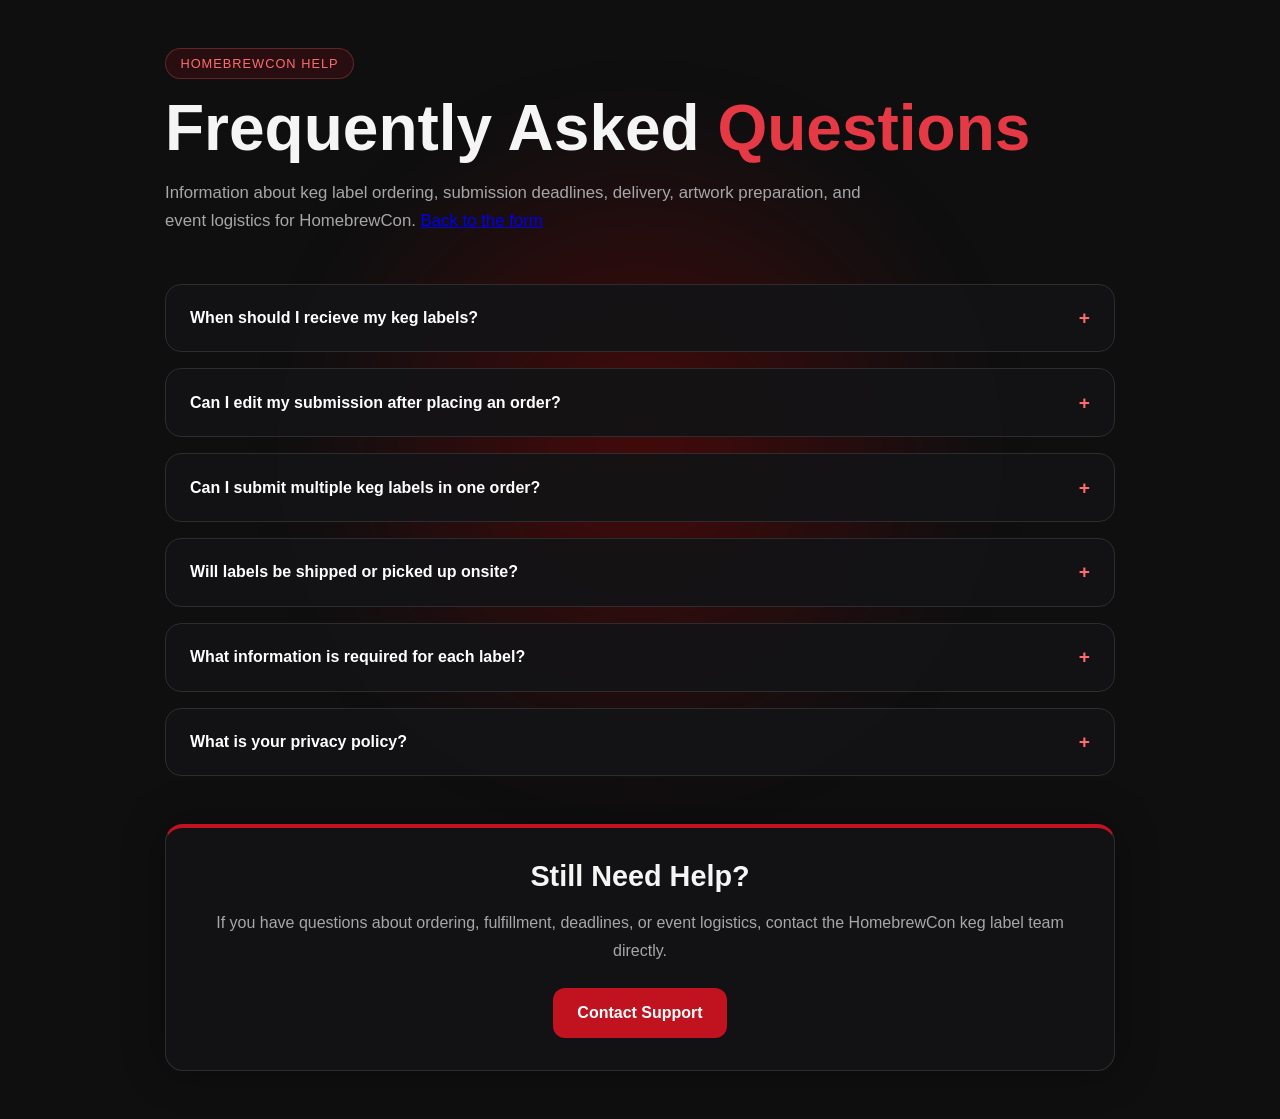
<file: faq.html>
<!DOCTYPE html>
<html lang="en">

<head>
    <meta charset="UTF-8" />
    <meta name="viewport" content="width=device-width, initial-scale=1.0" />
    <title>FAQ - HomebrewCon Keg Label Ordering</title>

    <style>
        * {
            box-sizing: border-box;
            margin: 0;
            padding: 0;
        }

        body {
            background: #0f0f10;
            color: #f5f5f5;
            font-family: Arial, Helvetica, sans-serif;
            min-height: 100vh;
            padding: 3rem 1.5rem;
        }

        .background-glow {
            position: fixed;
            width: 700px;
            height: 700px;
            background: radial-gradient(circle, rgba(180, 0, 0, 0.35) 0%, rgba(180, 0, 0, 0) 70%);
            filter: blur(40px);
            z-index: 0;
            top: 50%;
            left: 50%;
            transform: translate(-50%, -50%);
        }

        .page {
            position: relative;
            z-index: 1;
            max-width: 950px;
            margin: 0 auto;
        }

        .hero {
            margin-bottom: 3rem;
        }

        .tag {
            display: inline-block;
            background: rgba(193, 18, 31, 0.15);
            color: #ff6b6b;
            border: 1px solid rgba(255, 107, 107, 0.25);
            padding: 0.45rem 0.9rem;
            border-radius: 999px;
            font-size: 0.8rem;
            letter-spacing: 1px;
            text-transform: uppercase;
            margin-bottom: 1rem;
        }

        h1 {
            font-size: clamp(2.5rem, 6vw, 4rem);
            margin-bottom: 1rem;
            line-height: 1.05;
        }

        .accent {
            color: #e63946;
        }

        .subtitle {
            color: #a7a7aa;
            font-size: 1.05rem;
            line-height: 1.7;
            max-width: 700px;
        }

        .faq-container {
            display: grid;
            gap: 1rem;
        }

        .faq-item {
            background: rgba(20, 20, 22, 0.94);
            border: 1px solid #2d2d2f;
            border-radius: 16px;
            overflow: hidden;
            transition: 0.2s ease;
        }

        .faq-item.active {
            border-color: rgba(230, 57, 70, 0.45);
            box-shadow: 0 0 24px rgba(193, 18, 31, 0.12);
        }

        .faq-question {
            width: 100%;
            background: transparent;
            border: none;
            color: white;
            padding: 1.4rem 1.5rem;
            display: flex;
            align-items: center;
            justify-content: space-between;
            text-align: left;
            cursor: pointer;
            font-size: 1rem;
            font-weight: bold;
            transition: 0.2s ease;
        }

        .faq-question:hover {
            background: rgba(255, 255, 255, 0.02);
        }

        .faq-icon {
            color: #ff6b6b;
            font-size: 1.2rem;
            transition: transform 0.2s ease;
        }

        .faq-item.active .faq-icon {
            transform: rotate(45deg);
        }

        .faq-answer {
            max-height: 0;
            overflow: hidden;
            transition: max-height 0.3s ease;
        }

        .faq-answer-content {
            padding: 0 1.5rem 1.5rem;
            color: #b5b5b8;
            line-height: 1.7;
        }

        .contact-card {
            margin-top: 3rem;
            background: rgba(20, 20, 22, 0.94);
            border: 1px solid #2d2d2f;
            border-top: 4px solid #c1121f;
            border-radius: 18px;
            padding: 2rem;
            text-align: center;
            box-shadow: 0 0 40px rgba(0, 0, 0, 0.35);
        }

        .contact-card h2 {
            margin-bottom: 1rem;
            font-size: 1.8rem;
        }

        .contact-card p {
            color: #a7a7aa;
            line-height: 1.7;
            margin-bottom: 1.5rem;
        }

        .contact-button {
            display: inline-block;
            background: #c1121f;
            color: white;
            text-decoration: none;
            padding: 1rem 1.5rem;
            border-radius: 12px;
            font-weight: bold;
            transition: 0.2s ease;
        }

        .contact-button:hover {
            background: #e63946;
            transform: translateY(-2px);
            box-shadow: 0 8px 24px rgba(230, 57, 70, 0.35);
        }

        @media (max-width: 700px) {

            body {
                padding: 2rem 1rem;
            }

            .faq-question {
                padding: 1.2rem;
                font-size: 0.95rem;
            }

            .faq-answer-content {
                padding: 0 1.2rem 1.2rem;
            }

            .contact-card {
                padding: 1.5rem;
            }

        }
    </style>
</head>

<body>

    <div class="background-glow"></div>

    <div class="page">

        <div class="hero">

            <div class="tag">
                HomebrewCon Help
            </div>

            <h1>
                Frequently Asked <span class="accent">Questions</span>
            </h1>

            <p class="subtitle">
                Information about keg label ordering, submission deadlines,
                delivery, artwork preparation, and event logistics for HomebrewCon.
                <a href="/">Back to the form</a>
            </p>

        </div>

        <div class="faq-container">

            <div class="faq-item">

                <button class="faq-question">

                    <span>
                        When should I recieve my keg labels?
                    </span>

                    <span class="faq-icon">+</span>

                </button>

                <div class="faq-answer">
                    <div class="faq-answer-content">
                        They will be available for pickup at HomeBrewCon
                    </div>
                </div>

            </div>

            <div class="faq-item">

                <button class="faq-question">

                    <span>
                        Can I edit my submission after placing an order?
                    </span>

                    <span class="faq-icon">+</span>

                </button>

                <div class="faq-answer">
                    <div class="faq-answer-content">
                        Yes. If you can reach out to support@grogtag.com before June 1st 2026, we can edit your information.
                    </div>
                </div>

            </div>

            <div class="faq-item">

                <button class="faq-question">

                    <span>
                        Can I submit multiple keg labels in one order?
                    </span>

                    <span class="faq-icon">+</span>

                </button>

                <div class="faq-answer">
                    <div class="faq-answer-content">
                        Yes. The ordering system supports multiple labels per order. You can add, edit, and review all
                        submitted labels before checkout.
                    </div>
                </div>

            </div>

            <div class="faq-item">

                <button class="faq-question">

                    <span>
                        Will labels be shipped or picked up onsite?
                    </span>

                    <span class="faq-icon">+</span>

                </button>

                <div class="faq-answer">
                    <div class="faq-answer-content">
                        All labels will be picked up at homebrewcon
                    </div>
                </div>

            </div>

            <div class="faq-item">

                <button class="faq-question">

                    <span>
                        What information is required for each label?
                    </span>

                    <span class="faq-icon">+</span>

                </button>

                <div class="faq-answer">
                    <div class="faq-answer-content">
                        Each label requires an event type, club name, serving location, beer name, beer style, day, time and number of labels require (how many kegs of it you have).
                    </div>
                </div>

            </div>

            <div class="faq-item">

                <button class="faq-question">

                    <span>
                        What is your privacy policy?
                    </span>

                    <span class="faq-icon">+</span>

                </button>

                <div class="faq-answer">
                    <div class="faq-answer-content">
                        We do not create any cookies or save local storage for tracking purposes.
                        The only information that we save is the information that is submitted to print and ship your labels.
                        GrogTag does not share this shipping and label information.
                    </div>
                </div>

            </div>

        </div>

        <div class="contact-card">

            <h2>
                Still Need Help?
            </h2>

            <p>
                If you have questions about ordering, fulfillment,
                deadlines, or event logistics, contact the HomebrewCon
                keg label team directly.
            </p>

            <a href="mailto:support@grogtag.com" class="contact-button">
                Contact Support
            </a>

        </div>

    </div>

    <script>

        const faqItems = document.querySelectorAll('.faq-item');

        faqItems.forEach(item => {

            const button = item.querySelector('.faq-question');
            const answer = item.querySelector('.faq-answer');

            button.addEventListener('click', () => {

                const isActive = item.classList.contains('active');

                faqItems.forEach(faq => {

                    faq.classList.remove('active');

                    faq.querySelector('.faq-answer').style.maxHeight = null;

                });

                if (!isActive) {

                    item.classList.add('active');

                    answer.style.maxHeight = answer.scrollHeight + 'px';

                }

            });

        });

    </script>

</body>

</html>
</file>
